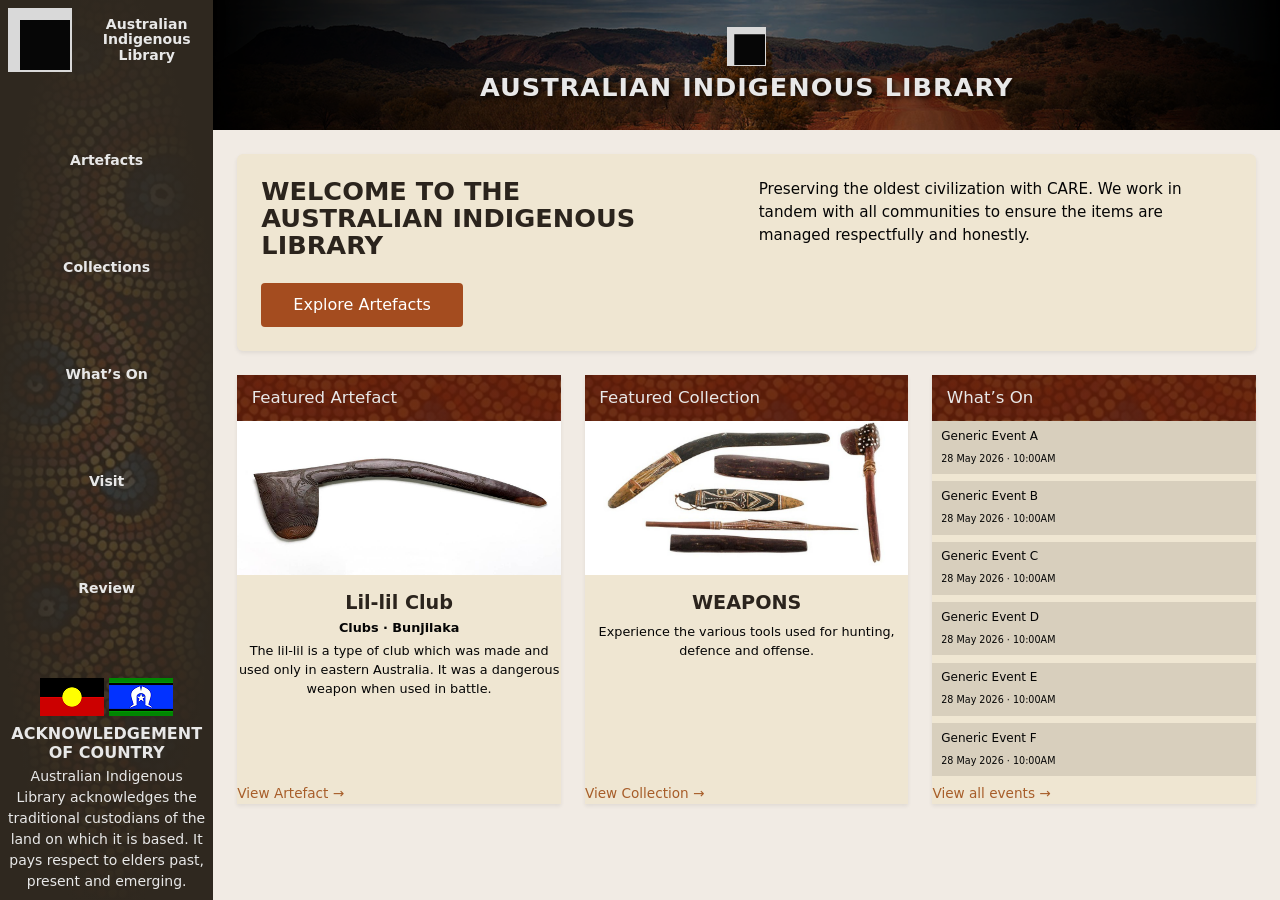
<file: index.html>
﻿<!DOCTYPE html>

<!--
For purposes of this project, index will be used as the home page as this project is not using a backend loader like Flask or Laravel.
I also probably should have used 4.6 to have better utilised the tutorials but oh well :(
-->

<html lang="en">
    <!-- Setup -->
    <head>
        <meta charset="UTF-8">
        <meta name="viewport" content="width=device-width, initial-scale=1, shrink-to-fit=no">

        <title>Home</title>
        <link rel="icon" type="image/x-icon" href="images/logo/favicon.ico">

        <link href="https://cdn.jsdelivr.net/npm/bootstrap@5.3.8/dist/css/bootstrap.min.css" rel="stylesheet" integrity="sha384-sRIl4kxILFvY47J16cr9ZwB07vP4J8+LH7qKQnuqkuIAvNWLzeN8tE5YBujZqJLB" crossorigin="anonymous">
        <link rel="stylesheet" type="text/css" href="css/style.css">
    </head>
    <!-- End of Setup -->

    <body>
        <div class="container-fluid m-0 p-0">
            <div class="row m-0 p-0">
                <!-- Navbar -->
                <div class="col-sm-12 col-md-4 col-xl-2 m-0 p-0">
                    <nav class="sidebar d-flex flex-column">
                        <img class="sidebar-background-image" src="images/sidebar/ail_background_sidebar.png" alt="Background Image">
                            <div class="container-fluid m-0 p-2 sidebar-content d-flex flex-column h-100">
                            <div class="row">
                                <div class="col sidebar-brand">
                                    <a class="d-flex align-items-center gap-3 text-decoration-none" href="index.html">
                                        <img src="images/logo/ail_logo.png" alt="Logo" class="d-inline-block">
                                        <h1 class="fw-bold m-0 text-decoration-none justify-content-center align-items-center text-center">
                                            Australian Indigenous <br>Library
                                        </h1>
                                    </a>
                                </div>
                            </div>

                            <div class="row flex-grow-1">
                                <div class="col d-flex align-items-center text-center justify-content-center">
                                    <ul class="nav flex-column text-center h-100 d-flex justify-content-evenly">
                                        <li class="nav-item">
                                            <a class="nav-link fw-bold" href="pages/artefacts.html">Artefacts</a>
                                        </li>
                                        <li class="nav-item">
                                            <a class="nav-link fw-bold" href="#">Collections</a>
                                        </li>
                                        <li class="nav-item">
                                            <a class="nav-link fw-bold" href="#">What’s On</a>
                                        </li>
                                        <li class="nav-item">
                                            <a class="nav-link fw-bold" href="#">Visit</a>
                                        </li>
                                        <li class="nav-item">
                                            <a class="nav-link fw-bold" href="pages/review.html">Review</a>
                                        </li>
                                    </ul>
                                </div>
                            </div>

                            <div class="row mt-auto">
                                <div class="col">
                                    <div class="justifyiy-content-center align-items-center text-center small">
                                        <div class="gap-1 mb-2">
                                            <img src="images/flags/img_aboriginal_flag.png" alt="Aboriginal Flag">
                                            <img src="images/flags/img_torres_flag.png" alt="Torres Strait Flag">
                                        </div>

                                        <h2 class="fw-bold fs-6 mb-1">ACKNOWLEDGEMENT OF COUNTRY</h2>
                                        <p class="m-0">
                                            Australian Indigenous Library acknowledges the traditional custodians
                                            of the land on which it is based. It pays respect to
                                            elders past, present and emerging.
                                        </p>
                                    </div>
                                </div>
                            </div>
                        </div>
                    </nav>
                </div>
                <!-- End of Navbar -->

                <!-- Page Content -->
                <div class="col m-0 p-0"> <!-- This is a very dirty workaround to get the columns to not have space between them but I am too tired to fix this -->
                    <main class="container-fluid m-0 p-0 page-content">

                        <section class="row m-0 p-0">
                            <div class="col-12 m-0 p-0">
                                <div class="banner-wrapper">
                                    <img src="images/banners/ail_landing_banner.png" alt="Australian Landscape">

                                    <div class="banner-overlay text-center">
                                        <img src="images/logo/ail_logo.png" alt="Logo" class="banner-logo">
                                        <h1 class="fw-bold text-uppercase m-0">
                                            Australian Indigenous Library
                                        </h1>
                                    </div>
                                </div>
                            </div>
                        </section>

                        <div class="container-fluid px-4 py-4">

                            <section class="welcome-card shadow-sm mb-4">
                                <div class="row align-items-start">
                                    <div class="col-sm-12 col-md-6">
                                        <h2 class="fw-bold text-uppercase">
                                            Welcome to the<br>
                                            Australian Indigenous Library
                                        </h2>

                                        <a href="pages/artefacts.html" class="btn btn-ail mt-3">
                                            Explore Artefacts
                                        </a>
                                    </div>

                                    <div class="col-sm-12 col-md-6">
                                        <p class="welcome-text">
                                            Preserving the oldest civilization with CARE. We work in
                                            tandem with all communities to ensure the items are
                                            managed respectfully and honestly.
                                        </p>
                                    </div>
                                </div>
                            </section>

                            <!-- Information Cards -->
                            <section class="row g-4">

                                <!-- Featured Artefact -->
                                <div class="col-sm-12 col-md-6 col-xl-4">
                                    <article class="info-card shadow-sm h-100">
                                        <div class="info-card-header">
                                            Featured Artefact
                                        </div>

                                        <div class="info-card-body text-center d-flex flex-column flex-grow-1">
                                            <img src="images/artefacts/artefact_example_image_01.jpg" alt="Featured Artefact" class="info-card-image">

                                            <h3 class="fw-bold mt-3 mb-1">Lil-lil Club</h3>

                                            <p class="fw-bold mb-1">
                                                Clubs · Bunjilaka
                                            </p>

                                            <p class="mb-4">
                                                The lil-lil is a type of club which was made and used only in eastern Australia.
                                                It was a dangerous weapon when used in battle.
                                            </p>

                                            <a href="pages/artefacts.html" class="card-link-ail d-inline-block mt-auto text-lg-start">
                                                View Artefact →
                                            </a>
                                        </div>
                                    </article>
                                </div>

                                <!-- Featured Collection -->
                                <div class="col-sm-12 col-md-6 col-xl-4">
                                    <article class="info-card shadow-sm h-100">
                                        <div class="info-card-header">
                                            Featured Collection
                                        </div>

                                        <div class="info-card-body text-center d-flex flex-column flex-grow-1">
                                            <img src="images/collections/collection_example_image_01.jpg" alt="Featured Collection" class="info-card-image">

                                            <h3 class="fw-bold text-uppercase mt-3 mb-2">
                                                Weapons
                                            </h3>

                                            <p class="mb-4">
                                                Experience the various tools used for hunting, defence and offense.
                                            </p>

                                            <a href="#" class="card-link-ail d-inline-block mt-auto text-lg-start">
                                                View Collection →
                                            </a>
                                        </div>
                                    </article>
                                </div>

                                <!-- What's On -->
                                <div class="col-sm-12 col-md-12 col-xl-4">
                                    <article class="info-card shadow-sm h-100">
                                        <div class="info-card-header">
                                            What’s On
                                        </div>

                                        <div class="info-card-body d-flex flex-column flex-grow-1">
                                            <div class="event-item">
                                                <p class="mb-0">Generic Event A</p>
                                                <small>28 May 2026 · 10:00AM</small>
                                            </div>

                                            <div class="event-item">
                                                <p class="mb-0">Generic Event B</p>
                                                <small>28 May 2026 · 10:00AM</small>
                                            </div>

                                            <div class="event-item">
                                                <p class="mb-0">Generic Event C</p>
                                                <small>28 May 2026 · 10:00AM</small>
                                            </div>

                                            <div class="event-item">
                                                <p class="mb-0">Generic Event D</p>
                                                <small>28 May 2026 · 10:00AM</small>
                                            </div>

                                            <div class="event-item">
                                                <p class="mb-0">Generic Event E</p>
                                                <small>28 May 2026 · 10:00AM</small>
                                            </div>

                                            <div class="event-item">
                                                <p class="mb-0">Generic Event F</p>
                                                <small>28 May 2026 · 10:00AM</small>
                                            </div>

                                            <a href="#" class="card-link-ail d-inline-block mt-auto text-lg-start">
                                                View all events →
                                            </a>
                                        </div>
                                    </article>
                                </div>
                            </section>
                        </div>
                    </main>
                </div>
                <!-- End of Page -->
            </div>
        </div>

        <script src="https://cdn.jsdelivr.net/npm/bootstrap@5.3.8/dist/js/bootstrap.bundle.min.js" integrity="sha384-FKyoEForCGlyvwx9Hj09JcYn3nv7wiPVlz7YYwJrWVcXK/BmnVDxM+D2scQbITxI" crossorigin="anonymous"></script>
    </body>
</html>
</file>
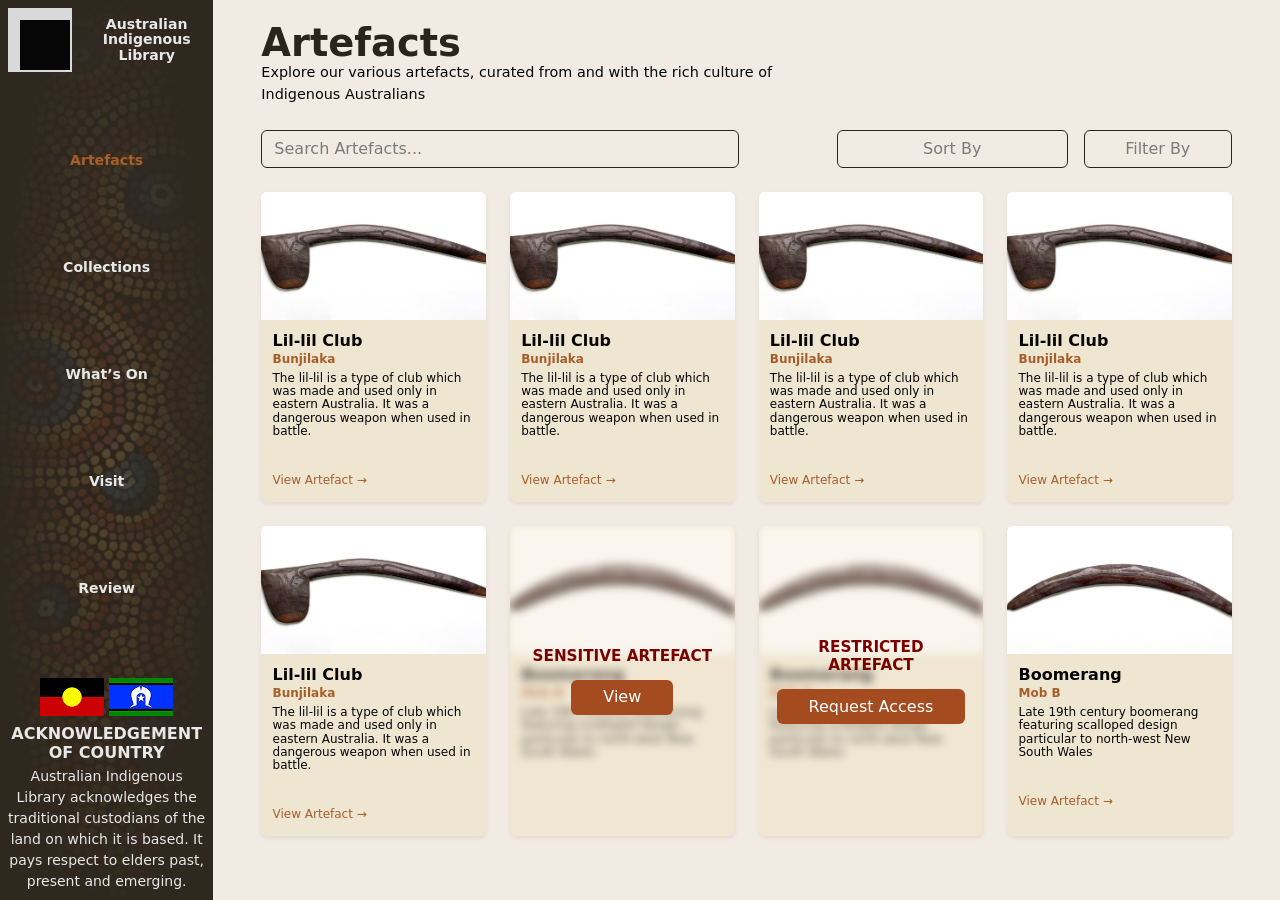
<file: pages/artefacts.html>
﻿<!DOCTYPE html>

<!--
For purposes of this project, index will be used as the home page as this project is not using a backend loader like Flask or Laravel.
-->

<html lang="en">
    <!-- Setup -->
    <head>
        <meta charset="UTF-8">
        <meta name="viewport" content="width=device-width, initial-scale=1, shrink-to-fit=no">

        <title>Home</title>
        <link rel="icon" type="image/x-icon" href="../images/logo/favicon.ico">

        <link href="https://cdn.jsdelivr.net/npm/bootstrap@5.3.8/dist/css/bootstrap.min.css" rel="stylesheet" integrity="sha384-sRIl4kxILFvY47J16cr9ZwB07vP4J8+LH7qKQnuqkuIAvNWLzeN8tE5YBujZqJLB" crossorigin="anonymous">
        <link rel="stylesheet" type="text/css" href="../css/style.css">
    </head>
    <!-- End of Setup -->

    <body>
        <div class="container-fluid m-0 p-0">
            <div class="row m-0 p-0">
                <!-- Navbar -->
                <div class="col-sm-12 col-md-4 col-xl-2 m-0 p-0">
                    <nav class="sidebar d-flex flex-column">
                        <img class="sidebar-background-image" src="../images/sidebar/ail_background_sidebar.png" alt="Background Image">
                            <div class="container-fluid m-0 p-2 sidebar-content d-flex flex-column h-100">
                            <div class="row">
                                <div class="col sidebar-brand">
                                    <a class="d-flex align-items-center gap-3 text-decoration-none" href="../index.html">
                                        <img src="../images/logo/ail_logo.png" alt="Logo" class="d-inline-block">
                                        <h1 class="fw-bold m-0 text-decoration-none justify-content-center align-items-center text-center">
                                            Australian Indigenous <br>Library
                                        </h1>
                                    </a>
                                </div>
                            </div>

                            <div class="row flex-grow-1">
                                <div class="col d-flex align-items-center text-center justify-content-center">
                                    <ul class="nav flex-column text-center h-100 d-flex justify-content-evenly">
                                        <li class="nav-item">
                                            <a class="nav-link fw-bold active" href="../pages/artefacts.html">Artefacts</a>
                                        </li>
                                        <li class="nav-item">
                                            <a class="nav-link fw-bold" href="#">Collections</a>
                                        </li>
                                        <li class="nav-item">
                                            <a class="nav-link fw-bold" href="#">What’s On</a>
                                        </li>
                                        <li class="nav-item">
                                            <a class="nav-link fw-bold" href="#">Visit</a>
                                        </li>
                                        <li class="nav-item">
                                            <a class="nav-link fw-bold" href="../pages/review.html">Review</a>
                                        </li>
                                    </ul>
                                </div>
                            </div>

                            <div class="row mt-auto">
                                <div class="col">
                                    <div class="justifyiy-content-center align-items-center text-center small">
                                        <div class="gap-1 mb-2">
                                            <img src="../images/flags/img_aboriginal_flag.png" alt="Aboriginal Flag">
                                            <img src="../images/flags/img_torres_flag.png" alt="Torres Strait Flag">
                                        </div>

                                        <h2 class="fw-bold fs-6 mb-1">ACKNOWLEDGEMENT OF COUNTRY</h2>
                                        <p class="m-0">
                                            Australian Indigenous Library acknowledges the traditional custodians
                                            of the land on which it is based. It pays respect to
                                            elders past, present and emerging.
                                        </p>
                                    </div>
                                </div>
                            </div>
                        </div>
                    </nav>
                </div>
                <!-- End of Navbar -->

                <!-- Page Content -->
                <div class="col m-0 p-0">
                    <main class="container-fluid artefacts-page px-5 py-4">

                        <section class="artefacts-header mb-4">
                            <h1 class="fw-bold mb-0">Artefacts</h1>
                            <p class="mb-0">
                                Explore our various artefacts, curated from and with the rich culture of
                                Indigenous Australians
                            </p>
                        </section>

                        <section class="row align-items-center mb-4 g-3">
                            <div class="col-sm-12 col-lg-6">
                                <input
                                    type="text"
                                    class="form-control artefact-search"
                                    placeholder="Search Artefacts..."
                                >
                            </div>

                            <div class="col-sm-6 col-lg-3 offset-lg-1">
                                <button class="btn artefact-control-btn w-100">
                                    Sort By
                                </button>
                            </div>

                            <div class="col-sm-6 col-lg-2">
                                <button class="btn artefact-control-btn w-100">
                                    Filter By
                                </button>
                            </div>
                        </section>

                        <!-- Artefact Grid -->
                        <section class="row g-4">

                            <!-- Artefact A -->
                            <div class="col-sm-12 col-md-6 col-xl-3">
                                <article class="artefact-card shadow-sm h-100">
                                    <img src="../images/artefacts/artefact_example_image_01.jpg" alt="Artefact A">

                                    <div class="artefact-card-body">
                                        <h2 class="fw-bold mb-0">Lil-lil Club</h2>
                                        <p class="artefact-mob mb-1">Bunjilaka</p>

                                        <p class="artefact-description">
                                            The lil-lil is a type of club which was made and used only in eastern Australia.
                                            It was a dangerous weapon when used in battle.
                                        </p>

                                        <a href="../pages/artefacts_view.html" class="artefact-link">
                                            View Artefact →
                                        </a>
                                    </div>
                                </article>
                            </div>

                            <!-- Artefact B -->
                            <div class="col-sm-12 col-md-6 col-xl-3">
                                <article class="artefact-card shadow-sm h-100">
                                    <img src="../images/artefacts/artefact_example_image_01.jpg" alt="Artefact A">

                                    <div class="artefact-card-body">
                                        <h2 class="fw-bold mb-0">Lil-lil Club</h2>
                                        <p class="artefact-mob mb-1">Bunjilaka</p>

                                        <p class="artefact-description">
                                            The lil-lil is a type of club which was made and used only in eastern Australia.
                                            It was a dangerous weapon when used in battle.
                                        </p>

                                        <a href="../pages/artefacts_view.html" class="artefact-link">
                                            View Artefact →
                                        </a>
                                    </div>
                                </article>
                            </div>

                            <!-- Artefact C -->
                            <div class="col-sm-12 col-md-6 col-xl-3">
                                <article class="artefact-card shadow-sm h-100">
                                    <img src="../images/artefacts/artefact_example_image_01.jpg" alt="Artefact A">

                                    <div class="artefact-card-body">
                                        <h2 class="fw-bold mb-0">Lil-lil Club</h2>
                                        <p class="artefact-mob mb-1">Bunjilaka</p>

                                        <p class="artefact-description">
                                            The lil-lil is a type of club which was made and used only in eastern Australia.
                                            It was a dangerous weapon when used in battle.
                                        </p>

                                        <a href="../pages/artefacts_view.html" class="artefact-link">
                                            View Artefact →
                                        </a>
                                    </div>
                                </article>
                            </div>

                            <!-- Artefact D -->
                            <div class="col-sm-12 col-md-6 col-xl-3">
                                <article class="artefact-card shadow-sm h-100">
                                    <img src="../images/artefacts/artefact_example_image_01.jpg" alt="Artefact A">

                                    <div class="artefact-card-body">
                                        <h2 class="fw-bold mb-0">Lil-lil Club</h2>
                                        <p class="artefact-mob mb-1">Bunjilaka</p>

                                        <p class="artefact-description">
                                            The lil-lil is a type of club which was made and used only in eastern Australia.
                                            It was a dangerous weapon when used in battle.
                                        </p>

                                        <a href="../pages/artefacts_view.html" class="artefact-link">
                                            View Artefact →
                                        </a>
                                    </div>
                                </article>
                            </div>

                            <!-- Artefact E -->
                            <div class="col-sm-12 col-md-6 col-xl-3">
                                <article class="artefact-card shadow-sm h-100">
                                    <img src="../images/artefacts/artefact_example_image_01.jpg" alt="Artefact A">

                                    <div class="artefact-card-body">
                                        <h2 class="fw-bold mb-0">Lil-lil Club</h2>
                                        <p class="artefact-mob mb-1">Bunjilaka</p>

                                        <p class="artefact-description">
                                            The lil-lil is a type of club which was made and used only in eastern Australia.
                                            It was a dangerous weapon when used in battle.
                                        </p>

                                        <a href="../pages/artefacts_view.html" class="artefact-link">
                                            View Artefact →
                                        </a>
                                    </div>
                                </article>
                            </div>

                            <!-- Sensitive Artefact -->
                            <div class="col-sm-12 col-md-6 col-xl-3">
                                <article class="artefact-card restricted-card shadow-sm h-100">
                                    <img src="../images/artefacts/artefact_example_image_02.jpg" alt="Sensitive Artefact">

                                    <div class="restricted-overlay">
                                        <h2 class="fw-bold text-uppercase">Sensitive Artefact</h2>
                                        <a href="#" class="btn restricted-btn">
                                            View
                                        </a>
                                    </div>

                                    <div class="artefact-card-body">
                                        <h2 class="fw-bold mb-0">Boomerang</h2>
                                        <p class="artefact-mob mb-1">Mob B</p>

                                        <p class="artefact-description">
                                            Late 19th century boomerang featuring scalloped design particular to north-west New South Wales
                                        </p>
                                    </div>
                                </article>
                            </div>

                            <!-- Restricted Artefact -->
                            <div class="col-sm-12 col-md-6 col-xl-3">
                                <article class="artefact-card restricted-card shadow-sm h-100">
                                    <img src="../images/artefacts/artefact_example_image_02.jpg" alt="Restricted Artefact">

                                    <div class="restricted-overlay">
                                        <h2 class="fw-bold text-uppercase">Restricted Artefact</h2>
                                        <a href="#" class="btn restricted-btn">
                                            Request Access
                                        </a>
                                    </div>

                                    <div class="artefact-card-body">
                                        <h2 class="fw-bold mb-0">Boomerang</h2>
                                        <p class="artefact-mob mb-1">Mob B</p>

                                        <p class="artefact-description">
                                            Late 19th century boomerang featuring scalloped design particular to north-west New South Wales
                                        </p>
                                    </div>
                                </article>
                            </div>

                            <!-- Artefact F -->
                            <div class="col-sm-12 col-md-6 col-xl-3">
                                <article class="artefact-card shadow-sm h-100">
                                    <img src="../images/artefacts/artefact_example_image_02.jpg" alt="Artefact F">

                                    <div class="artefact-card-body">
                                        <h2 class="fw-bold mb-0">Boomerang</h2>
                                        <p class="artefact-mob mb-1">Mob B</p>

                                        <p class="artefact-description">
                                            Late 19th century boomerang featuring scalloped design particular to north-west New South Wales
                                        </p>

                                        <a href="../pages/artefacts_view.html" class="artefact-link">
                                            View Artefact →
                                        </a>
                                    </div>
                                </article>
                            </div>

                        </section>

                    </main>
                </div>
                <!-- End of Page -->
            </div>
        </div>

        <script src="https://cdn.jsdelivr.net/npm/bootstrap@5.3.8/dist/js/bootstrap.bundle.min.js" integrity="sha384-FKyoEForCGlyvwx9Hj09JcYn3nv7wiPVlz7YYwJrWVcXK/BmnVDxM+D2scQbITxI" crossorigin="anonymous"></script>
    </body>
</html>
</file>
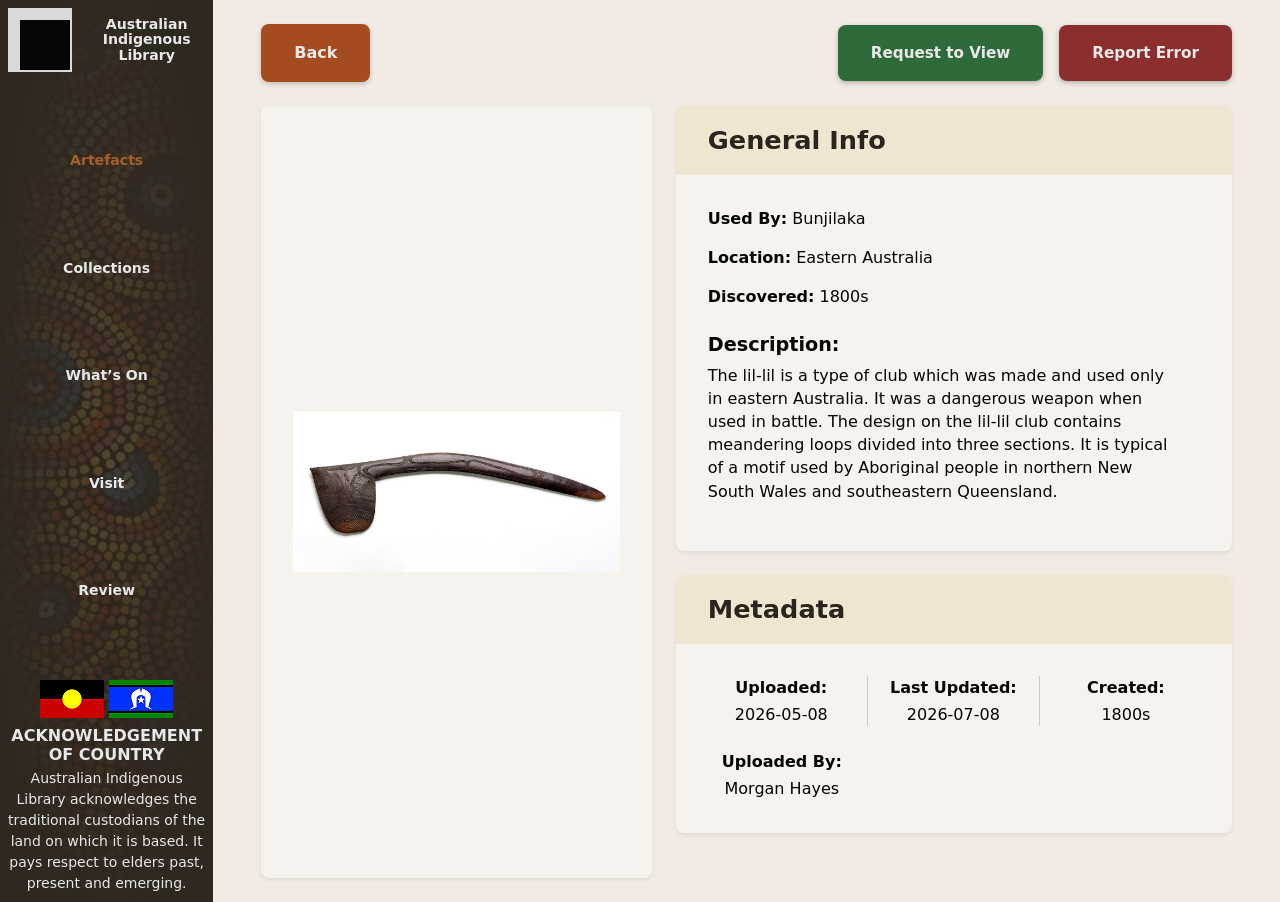
<file: pages/artefacts_view.html>
﻿<!DOCTYPE html>

<!--
For purposes of this project, index will be used as the home page as this project is not using a backend loader like Flask or Laravel.
-->

<html lang="en">
    <!-- Setup -->
    <head>
        <meta charset="UTF-8">
        <meta name="viewport" content="width=device-width, initial-scale=1, shrink-to-fit=no">

        <title>Home</title>
        <link rel="icon" type="image/x-icon" href="../images/logo/favicon.ico">

        <link href="https://cdn.jsdelivr.net/npm/bootstrap@5.3.8/dist/css/bootstrap.min.css" rel="stylesheet" integrity="sha384-sRIl4kxILFvY47J16cr9ZwB07vP4J8+LH7qKQnuqkuIAvNWLzeN8tE5YBujZqJLB" crossorigin="anonymous">
        <link rel="stylesheet" type="text/css" href="../css/style.css">
    </head>
    <!-- End of Setup -->

    <body>
        <div class="container-fluid m-0 p-0">
            <div class="row m-0 p-0">
                <!-- Navbar -->
                <div class="col-sm-12 col-md-4 col-xl-2 m-0 p-0">
                    <nav class="sidebar d-flex flex-column">
                        <img class="sidebar-background-image" src="../images/sidebar/ail_background_sidebar.png" alt="Background Image">
                            <div class="container-fluid m-0 p-2 sidebar-content d-flex flex-column h-100">
                            <div class="row">
                                <div class="col sidebar-brand">
                                    <a class="d-flex align-items-center gap-3 text-decoration-none" href="../index.html">
                                        <img src="../images/logo/ail_logo.png" alt="Logo" class="d-inline-block">
                                        <h1 class="fw-bold m-0 text-decoration-none justify-content-center align-items-center text-center">
                                            Australian Indigenous <br>Library
                                        </h1>
                                    </a>
                                </div>
                            </div>

                            <div class="row flex-grow-1">
                                <div class="col d-flex align-items-center text-center justify-content-center">
                                    <ul class="nav flex-column text-center h-100 d-flex justify-content-evenly">
                                        <li class="nav-item">
                                            <a class="nav-link fw-bold active" href="../pages/artefacts.html">Artefacts</a>
                                        </li>
                                        <li class="nav-item">
                                            <a class="nav-link fw-bold" href="#">Collections</a>
                                        </li>
                                        <li class="nav-item">
                                            <a class="nav-link fw-bold" href="#">What’s On</a>
                                        </li>
                                        <li class="nav-item">
                                            <a class="nav-link fw-bold" href="#">Visit</a>
                                        </li>
                                        <li class="nav-item">
                                            <a class="nav-link fw-bold" href="../pages/review.html">Review</a>
                                        </li>
                                    </ul>
                                </div>
                            </div>

                            <div class="row mt-auto">
                                <div class="col">
                                    <div class="justifyiy-content-center align-items-center text-center small">
                                        <div class="gap-1 mb-2">
                                            <img src="../images/flags/img_aboriginal_flag.png" alt="Aboriginal Flag">
                                            <img src="../images/flags/img_torres_flag.png" alt="Torres Strait Flag">
                                        </div>

                                        <h2 class="fw-bold fs-6 mb-1">ACKNOWLEDGEMENT OF COUNTRY</h2>
                                        <p class="m-0">
                                            Australian Indigenous Library acknowledges the traditional custodians
                                            of the land on which it is based. It pays respect to
                                            elders past, present and emerging.
                                        </p>
                                    </div>
                                </div>
                            </div>
                        </div>
                    </nav>
                </div>
                <!-- End of Navbar -->

                <!-- Page Content -->
                <div class="col m-0 p-0">
                    <main class="container-fluid artefact-view-page px-5 py-4">

                        <!-- Top Controls -->
                        <section class="row align-items-center mb-4">
                            <div class="col-sm-12 col-md-4">
                                <a href="artefacts.html" class="btn artefact-back-btn">
                                    Back
                                </a>
                            </div>

                            <div class="col-sm-12 col-md-8 d-flex justify-content-md-end gap-3 mt-3 mt-md-0">
                                <button class="btn artefact-request-btn">
                                    Request to View
                                </button>

                                <button class="btn artefact-report-btn">
                                    Report Error
                                </button>
                            </div>
                        </section>

                        <!-- Main Content -->
                        <section class="row g-4">

                            <!-- Artefact Image -->
                            <div class="col-sm-12 col-lg-5">
                                <div class="artefact-image-panel shadow-sm">
                                    <img
                                        src="../images/artefacts/artefact_example_image_01.jpg"
                                        alt="Artefact image"
                                        class="artefact-view-image"
                                    >
                                </div>
                            </div>

                            <!-- Info Panels -->
                            <div class="col-sm-12 col-lg-7">

                                <!-- General Info -->
                                <article class="artefact-info-panel shadow-sm mb-4">
                                    <div class="artefact-panel-header">
                                        <h1 class="fw-bold m-0">General Info</h1>
                                    </div>

                                    <div class="artefact-panel-body">
                                        <p>
                                            <strong>Used By:</strong>
                                            Bunjilaka
                                        </p>

                                        <p>
                                            <strong>Location:</strong>
                                            Eastern Australia
                                        </p>

                                        <p>
                                            <strong>Discovered:</strong>
                                            1800s
                                        </p>

                                        <div class="mt-4">
                                            <h2 class="fw-bold">Description:</h2>

                                            <p class="artefact-description-long">
                                                The lil-lil is a type of club which was made and used only in eastern Australia.
                                                It was a dangerous weapon when used in battle.
                                                The design on the lil-lil club contains meandering loops divided into three sections.
                                                It is typical of a motif used by Aboriginal people in northern New South Wales and southeastern Queensland.
                                            </p>
                                        </div>
                                    </div>
                                </article>

                                <!-- Metadata -->
                                <article class="artefact-info-panel shadow-sm">
                                    <div class="artefact-panel-header">
                                        <h1 class="fw-bold m-0">Metadata</h1>
                                    </div>

                                    <div class="artefact-panel-body">
                                        <div class="row text-center metadata-row">
                                            <div class="col-sm-12 col-md-4 metadata-item">
                                                <p class="fw-bold mb-1">Uploaded:</p>
                                                <p class="mb-0">2026-05-08</p>
                                            </div>

                                            <div class="col-sm-12 col-md-4 metadata-item">
                                                <p class="fw-bold mb-1">Last Updated:</p>
                                                <p class="mb-0">2026-07-08</p>
                                            </div>

                                            <div class="col-sm-12 col-md-4 metadata-item">
                                                <p class="fw-bold mb-1">Created:</p>
                                                <p class="mb-0">1800s</p>
                                            </div>
                                        </div>

                                        <div class="row mt-4">
                                            <div class="col-sm-12 col-md-4 text-center">
                                                <p class="fw-bold mb-1">Uploaded By:</p>
                                                <p class="mb-0">Morgan Hayes</p>
                                            </div>
                                        </div>
                                    </div>
                                </article>

                            </div>
                        </section>

                    </main>
                </div>
            </div>
        </div>

        <script src="https://cdn.jsdelivr.net/npm/bootstrap@5.3.8/dist/js/bootstrap.bundle.min.js" integrity="sha384-FKyoEForCGlyvwx9Hj09JcYn3nv7wiPVlz7YYwJrWVcXK/BmnVDxM+D2scQbITxI" crossorigin="anonymous"></script>
    </body>
</html>
</file>
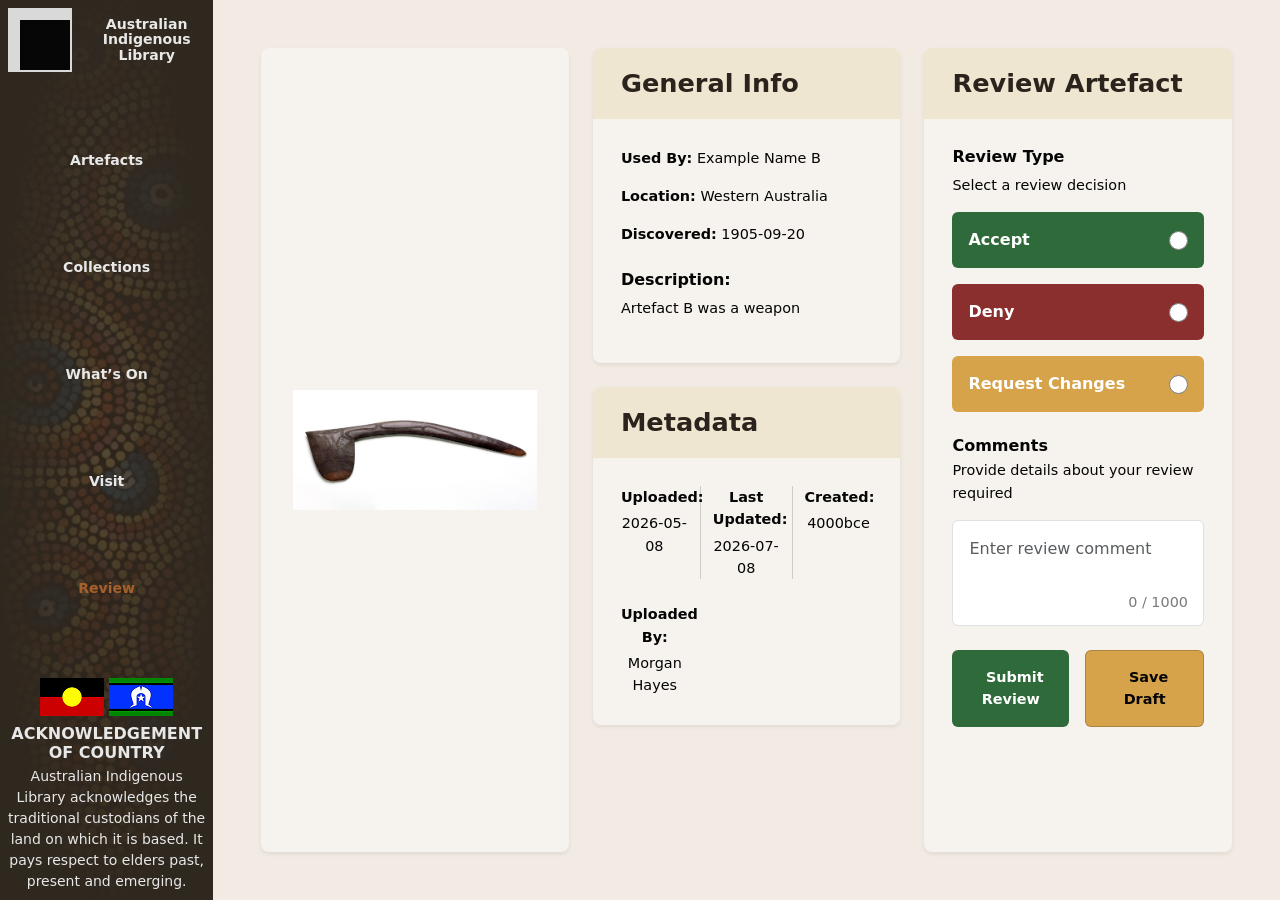
<file: pages/review.html>
﻿<!DOCTYPE html>

<!--
For purposes of this project, index will be used as the home page as this project is not using a backend loader like Flask or Laravel.
-->

<html lang="en">
    <!-- Setup -->
    <head>
        <meta charset="UTF-8">
        <meta name="viewport" content="width=device-width, initial-scale=1, shrink-to-fit=no">

        <title>Home</title>
        <link rel="icon" type="image/x-icon" href="../images/logo/favicon.ico">

        <link href="https://cdn.jsdelivr.net/npm/bootstrap@5.3.8/dist/css/bootstrap.min.css" rel="stylesheet" integrity="sha384-sRIl4kxILFvY47J16cr9ZwB07vP4J8+LH7qKQnuqkuIAvNWLzeN8tE5YBujZqJLB" crossorigin="anonymous">
        <link rel="stylesheet" type="text/css" href="../css/style.css">
    </head>
    <!-- End of Setup -->

    <body>
        <div class="container-fluid m-0 p-0">
            <div class="row m-0 p-0">
                <!-- Navbar -->
                <div class="col-sm-12 col-md-4 col-xl-2 m-0 p-0">
                    <nav class="sidebar d-flex flex-column">
                        <img class="sidebar-background-image" src="../images/sidebar/ail_background_sidebar.png" alt="Background Image">
                            <div class="container-fluid m-0 p-2 sidebar-content d-flex flex-column h-100">
                            <div class="row">
                                <div class="col sidebar-brand">
                                    <a class="d-flex align-items-center gap-3 text-decoration-none" href="../index.html">
                                        <img src="../images/logo/ail_logo.png" alt="Logo" class="d-inline-block">
                                        <h1 class="fw-bold m-0 text-decoration-none justify-content-center align-items-center text-center">
                                            Australian Indigenous <br>Library
                                        </h1>
                                    </a>
                                </div>
                            </div>

                            <div class="row flex-grow-1">
                                <div class="col d-flex align-items-center text-center justify-content-center">
                                    <ul class="nav flex-column text-center h-100 d-flex justify-content-evenly">
                                        <li class="nav-item">
                                            <a class="nav-link fw-bold" href="../pages/artefacts.html">Artefacts</a>
                                        </li>
                                        <li class="nav-item">
                                            <a class="nav-link fw-bold" href="#">Collections</a>
                                        </li>
                                        <li class="nav-item">
                                            <a class="nav-link fw-bold" href="#">What’s On</a>
                                        </li>
                                        <li class="nav-item">
                                            <a class="nav-link fw-bold" href="#">Visit</a>
                                        </li>
                                        <li class="nav-item">
                                            <a class="nav-link fw-bold active" href="../pages/review.html">Review</a>
                                        </li>
                                    </ul>
                                </div>
                            </div>

                            <div class="row mt-auto">
                                <div class="col">
                                    <div class="justifyiy-content-center align-items-center text-center small">
                                        <div class="gap-1 mb-2">
                                            <img src="../images/flags/img_aboriginal_flag.png" alt="Aboriginal Flag">
                                            <img src="../images/flags/img_torres_flag.png" alt="Torres Strait Flag">
                                        </div>

                                        <h2 class="fw-bold fs-6 mb-1">ACKNOWLEDGEMENT OF COUNTRY</h2>
                                        <p class="m-0">
                                            Australian Indigenous Library acknowledges the traditional custodians
                                            of the land on which it is based. It pays respect to
                                            elders past, present and emerging.
                                        </p>
                                    </div>
                                </div>
                            </div>
                        </div>
                    </nav>
                </div>
                <!-- End of Navbar -->

                <!-- Page Content -->
                <div class="col m-0 p-0">
                    <main class="container-fluid review-artefact-page px-5 py-5">

                        <section class="row g-4">

                            <!-- Artefact Image -->
                            <div class="col-sm-12 col-lg-4">
                                <div class="review-image-panel shadow-sm">
                                    <img
                                        src="../images/artefacts/artefact_example_image_01.jpg"
                                        alt="Artefact image"
                                        class="review-artefact-image"
                                    >
                                </div>
                            </div>

                            <!-- General Info + Metadata -->
                            <div class="col-sm-12 col-lg-4 d-flex flex-column gap-4">

                                <!-- General Info -->
                                <article class="review-info-panel shadow-sm">
                                    <div class="review-panel-header">
                                        <h1 class="fw-bold m-0">General Info</h1>
                                    </div>

                                    <div class="review-panel-body">
                                        <p><strong>Used By:</strong> Example Name B </p>
                                        <p><strong>Location:</strong> Western Australia </p>
                                        <p><strong>Discovered:</strong> 1905-09-20</p>

                                        <h2 class="fw-bold mt-4">Description:</h2>

                                        <p>
                                            Artefact B was a weapon
                                        </p>
                                    </div>
                                </article>

                                <!-- Metadata -->
                                <article class="review-info-panel shadow-sm">
                                    <div class="review-panel-header">
                                        <h1 class="fw-bold m-0">Metadata</h1>
                                    </div>

                                    <div class="review-panel-body">
                                        <div class="row text-center metadata-row">
                                            <div class="col-4 metadata-item">
                                                <p class="fw-bold mb-1">Uploaded:</p>
                                                <p class="mb-0">2026-05-08</p>
                                            </div>

                                            <div class="col-4 metadata-item">
                                                <p class="fw-bold mb-1">Last Updated:</p>
                                                <p class="mb-0">2026-07-08 </p>
                                            </div>

                                            <div class="col-4 metadata-item">
                                                <p class="fw-bold mb-1">Created:</p>
                                                <p class="mb-0">4000bce</p>
                                            </div>
                                        </div>

                                        <div class="row mt-4">
                                            <div class="col-4 text-center">
                                                <p class="fw-bold mb-1">Uploaded By:</p>
                                                <p class="mb-0">Morgan Hayes</p>
                                            </div>
                                        </div>
                                    </div>
                                </article>

                            </div>

                            <!-- Review Artefact -->
                            <div class="col-sm-12 col-lg-4">
                                <article class="review-form-panel shadow-sm h-100">
                                    <div class="review-panel-header">
                                        <h1 class="fw-bold m-0">Review Artefact</h1>
                                    </div>

                                    <div class="review-panel-body d-flex flex-column h-100">

                                        <div class="mb-4">
                                            <h2 class="fw-bold">Review Type</h2>
                                            <p class="mb-3">Select a review decision</p>

                                            <!-- Accept -->
                                            <label class="review-option review-accept mb-3">
                                                <div class="review-option-left">
                                                    <span class="fw-bold">Accept</span>
                                                </div>

                                                <input type="radio" name="review-type" value="accept">
                                            </label>

                                            <!-- Deny -->
                                            <label class="review-option review-deny mb-3">
                                                <div class="review-option-left">
                                                    <span class="fw-bold">Deny</span>
                                                </div>

                                                <input type="radio" name="review-type" value="deny">
                                            </label>

                                            <!-- Request Changes -->
                                            <label class="review-option review-changes">
                                                <div class="review-option-left">
                                                    <span class="fw-bold">Request Changes</span>
                                                </div>

                                                <input type="radio" name="review-type" value="request-changes">
                                            </label>
                                        </div>

                                        <!-- Comments -->
                                        <div class="mb-4">
                                            <h2 class="fw-bold mb-1">Comments</h2>
                                            <p class="mb-3">Provide details about your review required</p>

                                            <div class="comment-box-wrapper">
                                                <textarea
                                                    class="form-control review-comments"
                                                    placeholder="Enter review comment"
                                                    maxlength="1000"
                                                ></textarea>

                                                <span class="comment-count">0 / 1000</span>
                                            </div>
                                        </div>

                                        <!-- Actions -->
                                        <div class="review-actions">
                                            <button class="btn submit-review-btn">
                                                <span class="me-2"></span>
                                                Submit Review
                                            </button>

                                            <button class="btn save-draft-btn">
                                                <span class="me-2"></span>
                                                Save Draft
                                            </button>
                                        </div>

                                    </div>
                                </article>
                            </div>

                        </section>

                    </main>
                </div>
                <!-- End of Page -->
            </div>
        </div>

        <script src="https://cdn.jsdelivr.net/npm/bootstrap@5.3.8/dist/js/bootstrap.bundle.min.js" integrity="sha384-FKyoEForCGlyvwx9Hj09JcYn3nv7wiPVlz7YYwJrWVcXK/BmnVDxM+D2scQbITxI" crossorigin="anonymous"></script>
    </body>
</html>
</file>
<file: css/style.css>
﻿/* Variables */
:root {
    /* Background Variables */
    --primary-bg-color: #F1EBE4;
    --secondary-bg-color: #EFE6D2;
    --tertiary-bg-color: #D8CFBD;

    /* Sidebar Variables */
    --sidebar-bg-color: #2F281F;

    /* Header Variables */
    --primary-header-color: #985705;
    --secondary-header-color: #6B230D;
    --tertiary-header-color: #5E1D09;

    /* Button Variables */
    --primary-button-color: #A44C1F;
    --positive-button-color: #2F6B3A;
    --positve-button-hover-color: #224e2a;
    --negative-button-color: #8B2E2E;
    --negative-button-hover-color: #5e1f1f;
    --neutral-button-color: #D6A24A;
    --neutral-button-hover-color: #a37d37;

    /* Text Variables */
    --primary-text-color: #050505;
    --secondary-text-color: #A75D29;
    --primary-header-text-color: #2B241D;
    --secondary-header-text-color: #E8E8E8;
    --muted-text-color: #7B7B7B;

    /* Text Status Variables */
    --text-selected-color: #A75F2B;
    --text-hover-color: #EA8740;
    --text-pressed-color: #633A1D;

}

/* Side note, most rem values are gathered through this handy calculator https://nekocalc.com/px-to-rem-converter */

/* Global Sets */
html,
body
{
    background-color: var(--primary-bg-color);
}

h1,
h3
{
    color: var(--primary-header-text-color)
}

h2,
h4
{
    color: var(--secondary-header-text-color)
}

p,
a
{
    --primary-text-color: #050505;
    text-decoration: none;
}

/* Sidebar */
.sidebar
{
    min-height: 100vh;
    height: 100%;
    margin: 0;
    position: relative;
    overflow: hidden;

    background: var(--sidebar-bg-color);
    color: var(--secondary-header-text-color);
}

.sidebar-background-image
{
    position: absolute;
    inset: 0;

    width: 100%;
    height: 100%;

    object-fit: cover;
    object-position: center;

    opacity: 0.2;
    z-index: 0;
}

.sidebar::after
{
    content: "";
    position: absolute;
    inset: 0;

    background: radial-gradient(transparent 0%, var(--sidebar-bg-color) 75%);

    z-index: 1;
    pointer-events: none;
}

.sidebar > *:not(.sidebar-background-image)
{
    position: relative;
    z-index: 2;
}


.sidebar .nav-link
{
    color: var(--secondary-header-text-color);
    font-size: clamp(0.75rem, 1.1vw, 1.35rem);
    text-decoration: none;
}

.sidebar .nav-link:hover
{
    color: var(--text-hover-color);

}

.sidebar .nav-link:active
{
    color: var(--text-pressed-color);
}

.sidebar .nav-link.active
{
    color: var(--text-selected-color);
}

.sidebar-brand h1
{
    color: var(--secondary-header-text-color);
    font-size: clamp(0.75rem, 1.1vw, 1.35rem);
    line-height: 1.1;
}
/* End of Sidebar */

/* Landing Page */
.page-content
{
    min-height: 100vh;
    background-color: var(--primary-bg-color);
}

.banner-wrapper
{
    position: relative;
    width: 100%;
    height: clamp(90px, 12vw, 130px);
    overflow: hidden;
}

.banner-wrapper > img
{
    width: 100%;
    height: 100%;
    object-fit: cover;
    display: block;
    filter: brightness(65%);
}

.banner-overlay
{
    position: absolute;
    inset: 0;

    display: flex;
    flex-direction: column;
    justify-content: center;
    align-items: center;

    color: var(--secondary-header-text-color);
    text-shadow: 2px 2px 5px rgba(0, 0, 0, 0.75);
}

.banner-logo
{
    width: clamp(28px, 3vw, 46px);
    height: clamp(28px, 3vw, 46px);
    object-fit: contain;
    margin-bottom: 0.4rem;
}

.banner-overlay h1
{
    color: var(--secondary-header-text-color);
    font-size: clamp(1.1rem, 2vw, 1.8rem);
    letter-spacing: 1px;
}

.welcome-card
{
    background-color: var(--secondary-bg-color);
    border-radius: 6px;
    padding: clamp(1rem, 2vw, 1.5rem);
}

.welcome-card h2
{
    color: var(--primary-header-text-color);
    font-size: clamp(1.35rem, 2vw, 2rem);
    line-height: 1.05;
}

.welcome-text
{
    font-size: clamp(0.95rem, 1vw, 1.15rem);
    color: var(--primary-text-color);
}

.btn-ail
{
    background-color: var(--primary-button-color);
    color: white;
    border: none;
    padding: 0.65rem 2rem;
    border-radius: 4px;
}

.btn-ail:hover
{
    background-color: var(--secondary-header-color);
    color: white;
}

.info-card
{
    background-color: var(--secondary-bg-color);
    overflow: hidden;

    display: flex;
    flex-direction: column;
}

.info-card-header
{
    padding: 0.65rem 0.9rem;

    background: linear-gradient(rgba(94, 29, 9, 0.9), rgba(94, 29, 9, 0.9)), url("../images/sidebar/ail_background_sidebar.png");
    background-size: cover;
    background-position: center;

    color: var(--secondary-header-text-color);
    font-size: clamp(1rem, 1.3vw, 1.35rem);
}

.info-card-body
{
    display: flex;
    flex-direction: column;
    flex-grow: 1;
}

.info-card-image
{
    width: 100%;
    height: clamp(110px, 12vw, 170px);
    object-fit: cover;
    background-color: white;
    display: block;
}

.info-card h3
{
    color: var(--primary-header-text-color);
    font-size: clamp(1rem, 1.5vw, 1.7rem);
}

.info-card p {
    color: var(--primary-text-color);
    font-size: clamp(0.8rem, 0.9vw, 1rem);
}

.card-link-ail
{
    color: var(--secondary-text-color);
    text-decoration: none;
    font-size: clamp(0.85rem, 0.9vw, 1rem);
}

.card-link-ail:hover
{
    color: var(--text-hover-color);
}

.event-item
{
    background-color: var(--tertiary-bg-color);
    padding: 0.35rem 0.55rem;
    margin-bottom: 0.45rem;
}

.event-item p
{
    font-size: clamp(0.75rem, 0.8vw, 0.9rem);
    color: var(--primary-text-color);
}

.event-item small
{
    color: var(--primary-text-color);
    font-size: clamp(0.6rem, 0.65vw, 0.75rem);
}
/* End of Landing Page */

/* Artefact Page */
.artefacts-page
{
    min-height: 100vh;
    background-color: var(--primary-bg-color);
}

.artefacts-header h1
{
    color: var(--primary-header-text-color);
    font-size: clamp(2rem, 3vw, 3rem);
    line-height: 1;
}

.artefacts-header p
{
    color: var(--primary-text-color);
    font-size: clamp(0.9rem, 1vw, 1rem);
    max-width: 520px;
}

.artefact-search
{
    background-color: transparent;
    border: 1px solid var(--primary-header-text-color);
    border-radius: 6px;
    color: var(--primary-text-color);
}

.artefact-search::placeholder
{
    color: var(--muted-text-color);
}

.artefact-control-btn
{
    background-color: transparent;
    border: 1px solid var(--primary-header-text-color);
    border-radius: 6px;
    color: var(--muted-text-color);
}

.artefact-control-btn:hover
{
    background-color: var(--secondary-bg-color);
    color: var(--primary-header-text-color);
}


.artefact-card
{
    position: relative;
    overflow: hidden;
    border-radius: 6px;
    background-color: var(--secondary-bg-color);
}

.artefact-card img
{
    width: 100%;
    height: clamp(120px, 10vw, 150px); /* Very awkward values, but I give up */
    object-fit: cover;
    display: block;
    background-color: white;
}

.artefact-card-body
{
    padding: 0.7rem;
}

.artefact-card-body h2
{
    color: var(--primary-text-color);
    font-size: clamp(1rem, 1.1vw, 1.35rem);
}

.artefact-mob
{
    color: var(--secondary-text-color);
    font-size: clamp(0.75rem, 0.8vw, 0.9rem);
    font-weight: 600;
}

.artefact-description
{
    color: var(--primary-text-color);
    font-size: clamp(0.75rem, 0.8vw, 0.9rem);
    line-height: 1.1;
    margin-bottom: 1.8rem;
}

.artefact-link
{
    color: var(--secondary-text-color);
    text-decoration: none;
    font-size: clamp(0.75rem, 0.8vw, 0.9rem);
}

.artefact-link:hover
{
    color: var(--text-hover-color);
}

.restricted-card img,
.restricted-card .artefact-card-body
{
    filter: blur(4px);
}

.restricted-overlay
{
    position: absolute;
    inset: 0;
    z-index: 2;

    display: flex;
    flex-direction: column;
    justify-content: center;
    align-items: center;

    text-align: center;
    padding: 1rem;
    background-color: rgba(239, 230, 210, 0.35);
}

.restricted-overlay h2
{
    color: #7a0000;
    font-size: clamp(0.95rem, 1vw, 1.2rem);
}

.restricted-btn
{
    background-color: var(--primary-button-color);
    color: white;
    border: none;
    padding: 0.35rem 2rem;
    border-radius: 6px;
    margin-top: 0.4rem;
}

.restricted-btn:hover
{
    background-color: var(--secondary-header-color);
    color: white;
}
/* End of Artefact Page */

/* Artefact View Page */
.artefact-view-page
{
    min-height: 100vh;
    background-color: var(--primary-bg-color);
}

.artefact-back-btn
{
    background-color: var(--primary-button-color);
    color: var(--secondary-header-text-color);
    border-radius: 8px;
    padding: 1rem 2rem;
    font-size: clamp(1rem, 1.2vw, 1.4rem);
    font-weight: 700;
    box-shadow: 0 2px 5px rgba(0, 0, 0, 0.2);
}

.artefact-back-btn span
{
    margin-left: 1rem;
}

.artefact-back-btn:hover
{
    background-color: var(--primary-button-color);
}


.artefact-request-btn,
.artefact-report-btn {
    color: var(--secondary-header-text-color);
    border-radius: 8px;
    padding: 1rem 2rem;
    font-size: clamp(0.95rem, 1.1vw, 1.25rem);
    font-weight: 700;
    box-shadow: 0 2px 5px rgba(0, 0, 0, 0.25);
}

.artefact-request-btn {
    background-color: var(--positive-button-color);
}

.artefact-request-btn:hover {
    background-color: var(--positve-button-hover-color);
    color: white;
}

.artefact-report-btn {
    background-color: var(--negative-button-color);
}

.artefact-report-btn:hover {
    background-color: var(--negative-button-hover-color);
    color: white;
}

.artefact-image-panel {
    min-height: calc(100vh - 8rem);
    background-color: rgba(255, 255, 255, 0.35);
    border-radius: 8px;

    display: flex;
    justify-content: center;
    align-items: center;

    padding: 2rem;
}

.artefact-view-image {
    width: 100%;
    max-height: 70vh;
    object-fit: contain;
    display: block;
}

.artefact-info-panel {
    background-color: rgba(255, 255, 255, 0.35);
    border-radius: 8px;
    overflow: hidden;
}

.artefact-panel-header {
    background-color: var(--secondary-bg-color);
    padding: 1.2rem 2rem;
}

.artefact-panel-header h1 {
    color: var(--primary-header-text-color);
    font-size: clamp(1.6rem, 2vw, 2.5rem);
}

.artefact-panel-body {
    padding: 2rem;
}

.artefact-panel-body p {
    color: var(--primary-text-color);
    font-size: clamp(1rem, 1.05vw, 1.25rem);
    line-height: 1.45;
}

.artefact-panel-body h2 {
    color: var(--primary-text-color);
    font-size: clamp(1.2rem, 1.4vw, 1.6rem);
}

.artefact-description-long {
    max-width: 95%;
}

.metadata-item {
    border-right: 1px solid rgba(47, 40, 31, 0.2);
}

.metadata-item:last-child {
    border-right: none;
}
/* End of Artefact View Page */

/* Review Artefact Page */
.review-artefact-page
{
    min-height: 100vh;
    background-color: var(--primary-bg-color);
}

/* Image Panel */
.review-image-panel
{
    min-height: calc(100vh - 6rem);
    background-color: rgba(255, 255, 255, 0.35);
    border-radius: 8px;

    display: flex;
    align-items: center;
    justify-content: center;

    padding: 2rem;
}

.review-artefact-image
{
    width: 100%;
    max-height: 70vh;
    object-fit: contain;
    display: block;
}

.review-info-panel,
.review-form-panel
{
    background-color: rgba(255, 255, 255, 0.35);
    border-radius: 8px;
    overflow: hidden;
}

.review-panel-header
{
    background-color: var(--secondary-bg-color);
    padding: 1.25rem 1.75rem;
}

.review-panel-header h1
{
    color: var(--primary-header-text-color);
    font-size: clamp(1.5rem, 2vw, 2.25rem);
}

.review-panel-body
{
    padding: 1.75rem;
}

.review-panel-body h2
{
    color: var(--primary-text-color);
    font-size: clamp(1rem, 1.2vw, 1.35rem);
}

.review-panel-body p
{
    color: var(--primary-text-color);
    font-size: clamp(0.9rem, 1vw, 1.1rem);
    line-height: 1.55;
}

.metadata-item
{
    border-right: 1px solid rgba(47, 40, 31, 0.2);
}

.metadata-item:last-child
{
    border-right: none;
}

.review-option
{
    display: flex;
    align-items: center;
    justify-content: space-between;

    width: 100%;
    padding: 1rem;
    border-radius: 6px;

    background-color: rgba(255, 255, 255, 0.25);
    cursor: pointer;
}

.review-option-left
{
    display: flex;
    align-items: center;
    gap: 1rem;
}

.review-icon
{
    width: 2.1rem;
    height: 2.1rem;

    display: inline-flex;
    align-items: center;
    justify-content: center;

    border-radius: 50%;
    color: white;
    font-weight: 800;
    font-size: 1.35rem;
}

.review-option input
{
    width: 1.2rem;
    height: 1.2rem;
    accent-color: var(--primary-button-color);
}

/* Review Type Colours */
.review-accept
{
    background-color: var(--positive-button-color);
    color: white;
}

.review-deny
{
    background-color: var(--negative-button-color);
    color: white;
}

.review-changes
{
    background-color: var(--neutral-button-color);
    color: white;
}
.review-accept:hover
{
    background-color: var(--positve-button-hover-color);
}
.review-deny:hover
{
    background-color: var(--negative-button-hover-color);
}
.review-changes:hover
{
    background-color: var(--neutral-button-hover-color);
}

.comment-box-wrapper
{
    position: relative;
}

.review-comments
{
    min-height: 190px;
    resize: none;

    padding: 1rem;
    padding-bottom: 2.5rem;
}

.comment-count
{
    position: absolute;
    right: 1rem;
    bottom: 0.8rem;

    color: var(--muted-text-color);
    font-size: 0.9rem;
}

.review-actions
{
    display: flex;
    gap: 1rem;
}

.submit-review-btn,
.save-draft-btn {
    flex: 1;
    padding: 1rem;
    border-radius: 6px;

    font-weight: 700;
    font-size: clamp(0.9rem, 1vw, 1.15rem);
}

.submit-review-btn {
    background-color: var(--positive-button-color);
    color: white;
    border: none;
}

.submit-review-btn:hover {
    background-color: var(--positve-button-hover-color);
    color: white;
}

.save-draft-btn {
    background-color: var(--neutral-button-color);
    color: var(--primary-text-color);
    border: 1px solid rgba(47, 40, 31, 0.25);
}

.save-draft-btn:hover {
    background-color: var(--neutral-button-hover-color);
    color: white;
}
/* End of Artefact Review Page */
</file>
